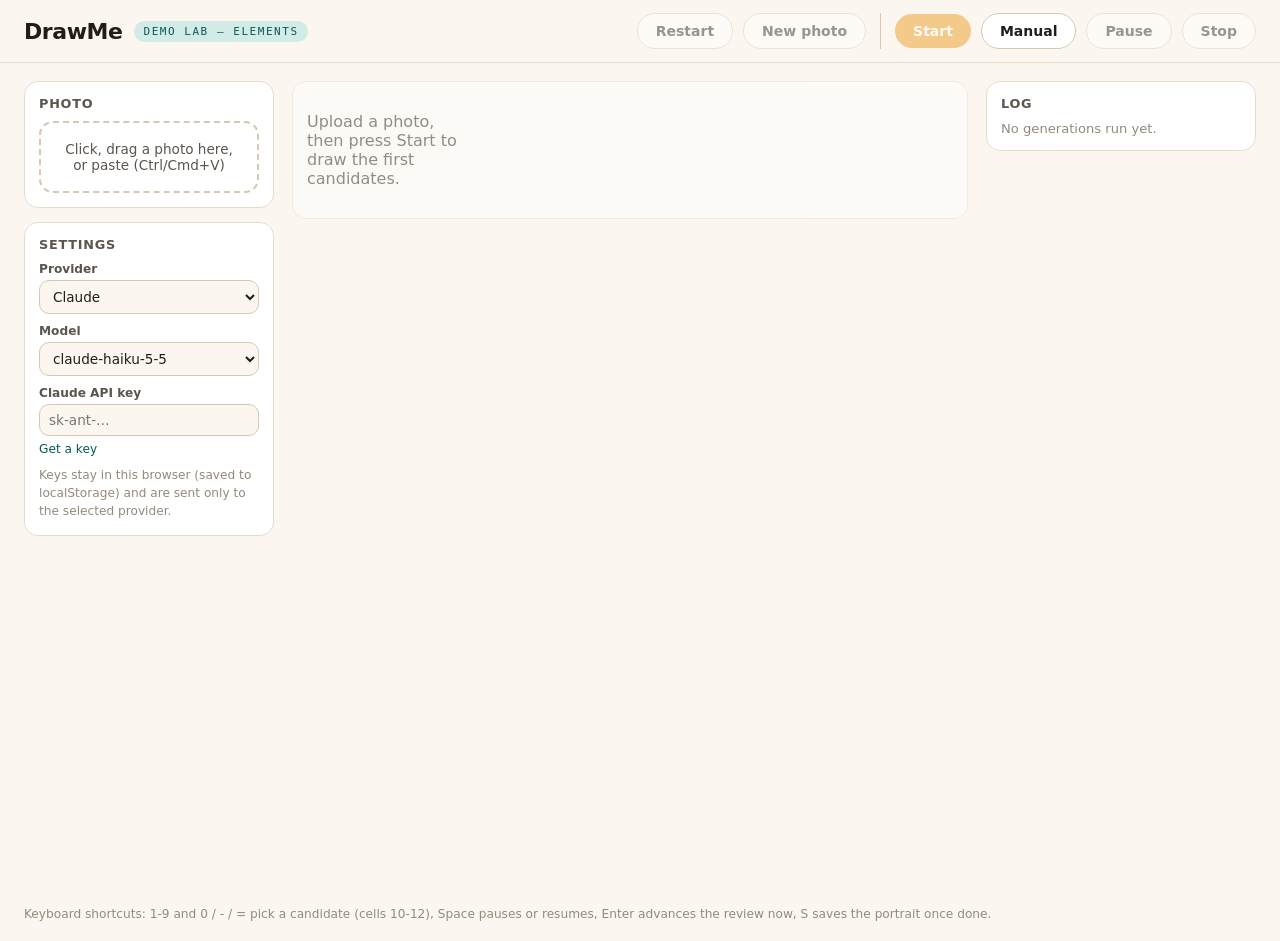
<file: index.html>
<!doctype html>
<html lang="en">
<head>
  <meta charset="utf-8">
  <meta http-equiv="refresh" content="0; url=draw.html">
  <title>DrawMe</title>
</head>
<body>
  <p><a href="draw.html">DrawMe</a></p>
</body>
</html>
</file>
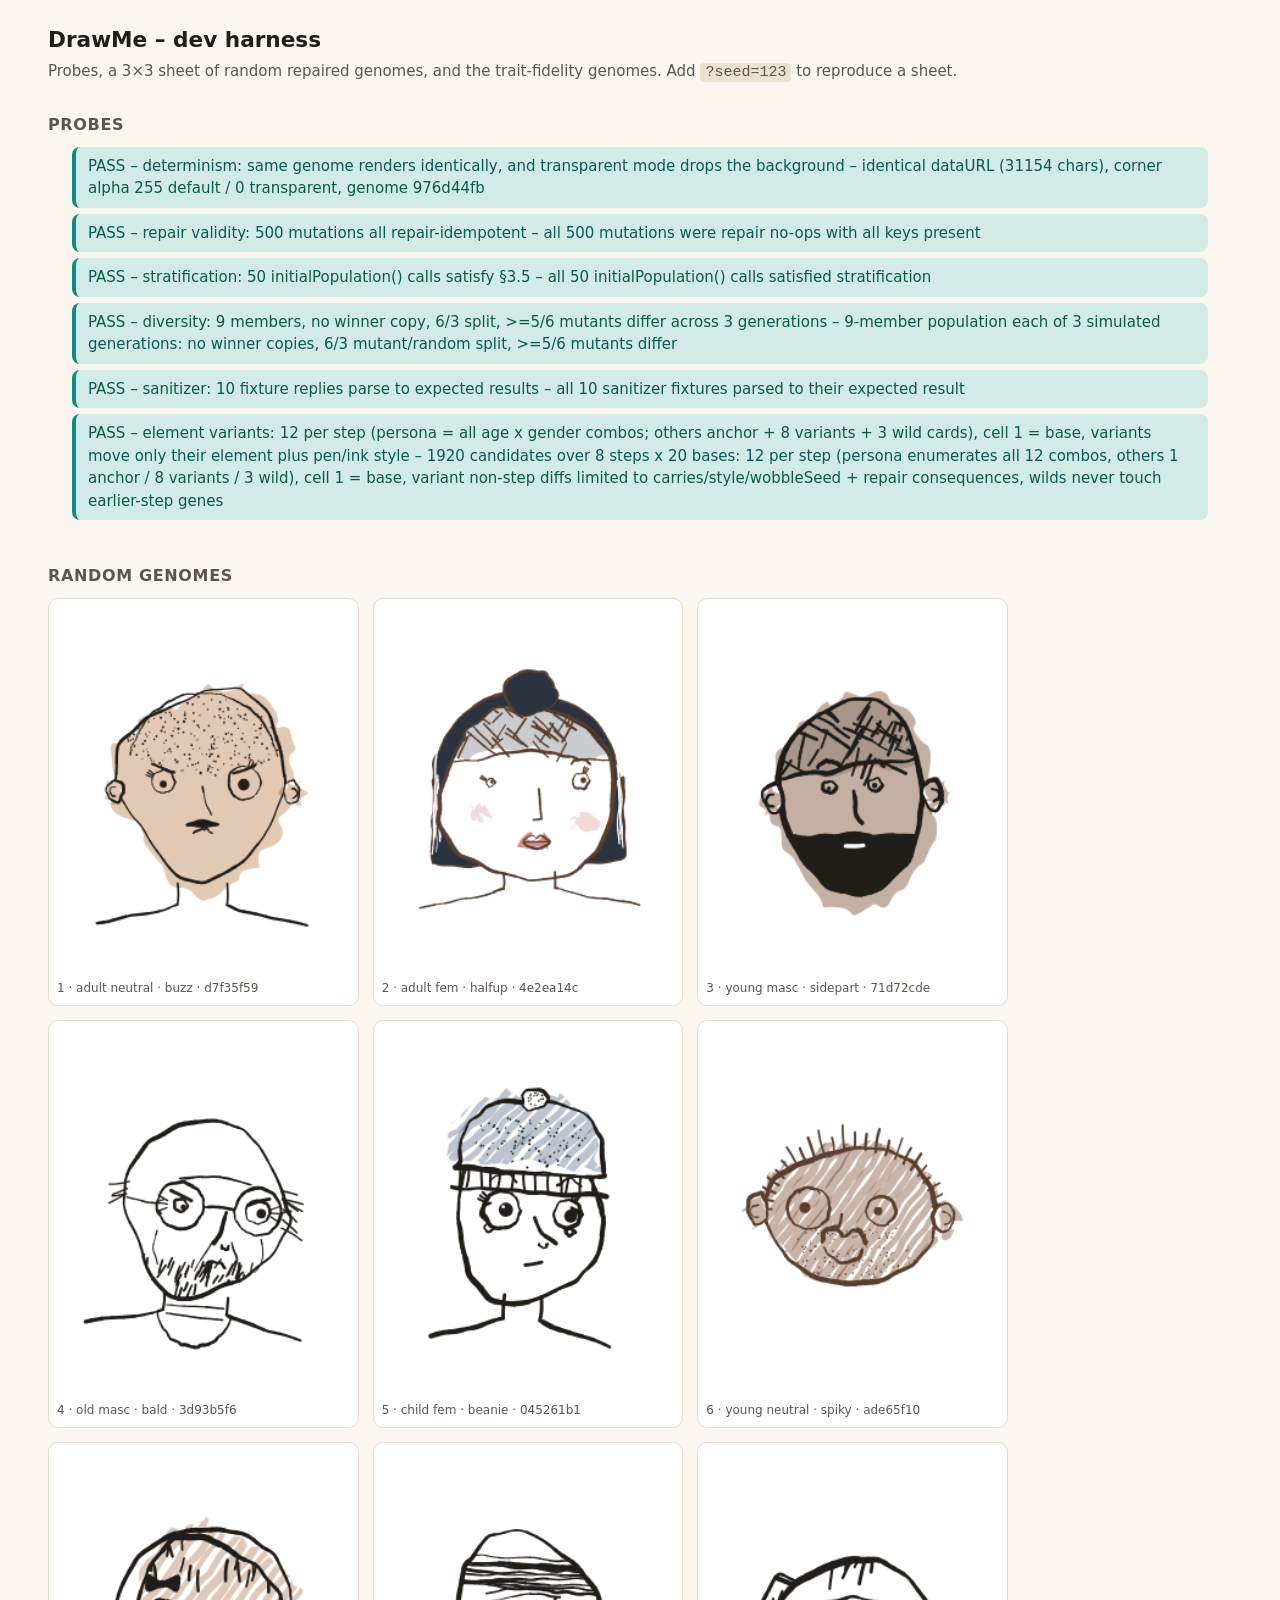
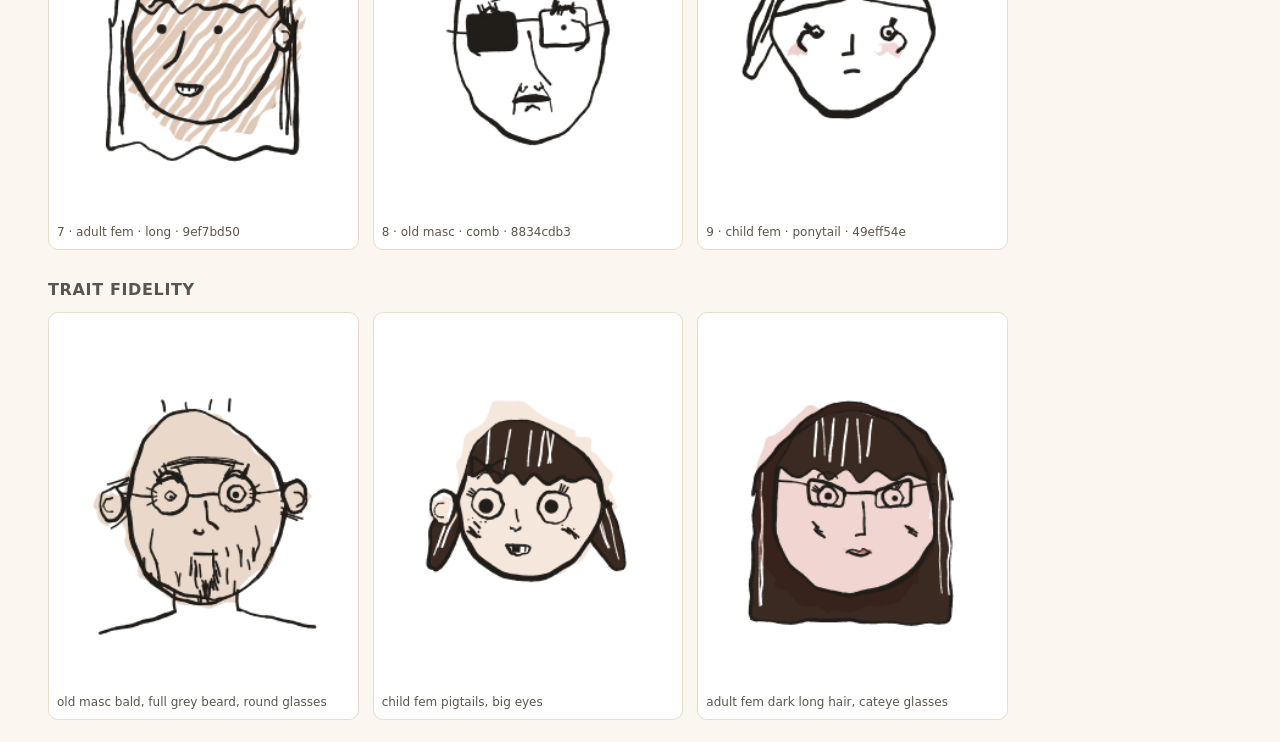
<file: dev.html>
<!doctype html>
<html lang="en">
<head>
  <meta charset="utf-8">
  <meta name="viewport" content="width=device-width, initial-scale=1">
  <title>DrawMe – Dev Harness</title>
  <link rel="stylesheet" href="style.css">
</head>
<body class="dev">
  <header class="dev-head">
    <h1>DrawMe – dev harness</h1>
    <p class="dev-note">Probes, a 3×3 sheet of random repaired genomes, and the trait-fidelity genomes.
      Add <code>?seed=123</code> to reproduce a sheet.</p>
  </header>

  <section>
    <h2>Probes</h2>
    <main id="probes" class="probe-list"></main>
  </section>

  <section>
    <h2>Random genomes</h2>
    <div id="sheet" class="face-grid"></div>
  </section>

  <section>
    <h2>Trait fidelity</h2>
    <div id="fidelity" class="face-grid face-grid-3"></div>
  </section>

  <script src="pen.js"></script>
  <script src="genome.js"></script>
  <script src="probes.js"></script>
  <script>
  (function () {
    'use strict';

    // ─── Constants ───
    var CELL_W = 240, CELL_H = 300;

    /* hand-built genomes for the trait-fidelity spot check (spec Phase 1) */
    var FIDELITY = [
      ['old masc bald, full grey beard, round glasses', {
        age: 'old', gender: 'masc', expr: 'neutral',
        hairStyle: 'bald', hairDark: false, hairFillIdx: 3, hairTintIdx: null,
        skinIdx: 2, washMode: 'flat', hatWashIdx: null, accentIdx: 1, inkIdx: 0,
        penW: 1.15, headW: 68, headRatio: 1.14, tilt: -0.03, look: 0,
        eyeKind: 'ring', browKind: 'thick', noseKind: 'big', mouthKind: 'flat',
        stache: 'none', beard: 'full', eyewear: 'round', bow: false, earrings: 'none',
        wobbleSeed: 101,
      }],
      ['child fem pigtails, big eyes', {
        age: 'child', gender: 'fem', expr: 'neutral',
        hairStyle: 'pigtails', hairDark: true, hairFillIdx: 0, hairTintIdx: null,
        skinIdx: 0, washMode: 'flat', hatWashIdx: null, accentIdx: 0, inkIdx: 0,
        penW: 1.0, headW: 54, headRatio: 1.02, tilt: 0.05, look: -0.5,
        eyeKind: 'big', browKind: 'arc', noseKind: 'button', mouthKind: 'grin',
        stache: 'none', beard: 'none', eyewear: 'none', bow: true, earrings: 'none',
        wobbleSeed: 202,
      }],
      ['adult fem dark long hair, cateye glasses', {
        age: 'adult', gender: 'fem', expr: 'neutral',
        hairStyle: 'long', hairDark: true, hairFillIdx: 0, hairTintIdx: null,
        skinIdx: 4, washMode: 'flat', hatWashIdx: null, accentIdx: 0, inkIdx: 0,
        penW: 1.05, headW: 64, headRatio: 1.2, tilt: 0.02, look: 0.5,
        eyeKind: 'ring', browKind: 'arc', noseKind: 'straight', mouthKind: 'lips',
        stache: 'none', beard: 'none', eyewear: 'cateye', bow: false, earrings: 'drop',
        wobbleSeed: 303,
      }],
    ];

    // ─── DOM refs ───
    var probesEl = document.getElementById('probes');
    var sheetEl = document.getElementById('sheet');
    var fidelityEl = document.getElementById('fidelity');

    // ─── Helpers ───
    function cell(parent, label) {
      var fig = document.createElement('figure');
      fig.className = 'face-cell';
      var canvas = document.createElement('canvas');
      canvas.width = CELL_W; canvas.height = CELL_H;
      var cap = document.createElement('figcaption');
      cap.textContent = label;
      fig.appendChild(canvas); fig.appendChild(cap);
      parent.appendChild(fig);
      return canvas;
    }

    function seedFromQuery() {
      var m = /[?&]seed=(-?\d+)/.exec(window.location.search);
      return m ? parseInt(m[1], 10) : (Date.now() | 0);
    }

    // ─── Render ───
    function renderProbes() {
      var results = window.Probes.run();
      probesEl.textContent = '';
      results.forEach(function (r) {
        var row = document.createElement('p');
        row.className = 'probe-row';
        row.setAttribute('data-pass', r.pass ? 'true' : 'false');
        row.textContent = (r.pass ? 'PASS' : 'FAIL') + ' – ' + r.name + ' – ' + r.detail;
        probesEl.appendChild(row);
      });
      probesEl.setAttribute('data-all-pass', results.every(function (r) { return r.pass; }) ? 'true' : 'false');
    }

    function renderSheet(seed) {
      var rand = window.Genome._internal.mulberry32(seed);
      sheetEl.textContent = '';
      for (var i = 0; i < 9; i++) {
        var g = window.Genome.randomGenome(rand);
        var label = (i + 1) + ' · ' + g.age + ' ' + g.gender + ' · ' + g.hairStyle + ' · ' + window.Genome.genomeHash(g);
        window.Genome.renderGenome(cell(sheetEl, label), g);
      }
      sheetEl.setAttribute('data-seed', String(seed));
    }

    function renderFidelity() {
      fidelityEl.textContent = '';
      FIDELITY.forEach(function (pair) {
        var g = window.Genome.repair(pair[1]);
        window.Genome.renderGenome(cell(fidelityEl, pair[0]), g);
      });
    }

    // ─── Init ───
    renderProbes();
    renderSheet(seedFromQuery());
    renderFidelity();
  })();
  </script>
</body>
</html>
</file>
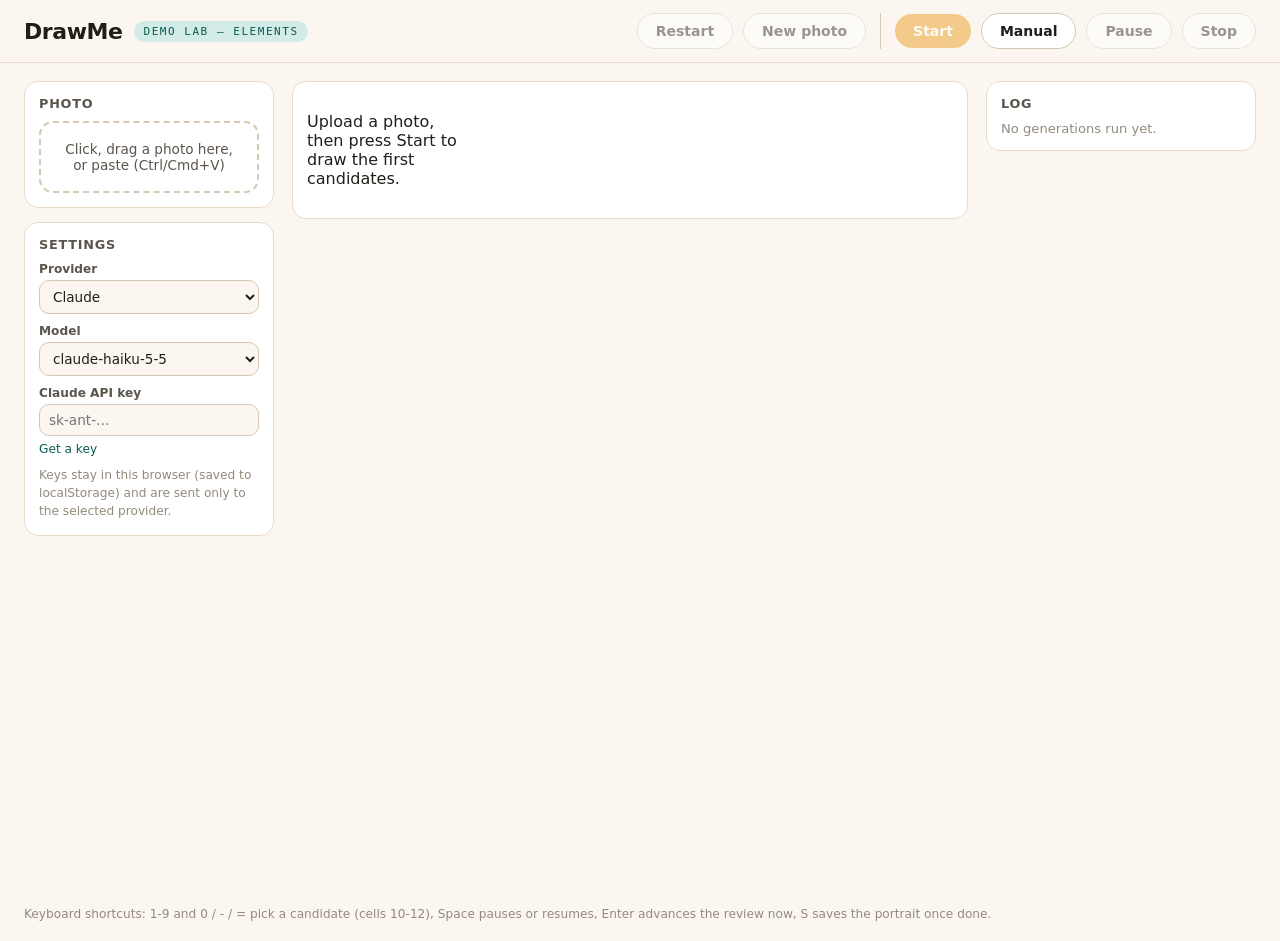
<file: draw.html>
<!doctype html>
<html lang="en">
<head>
  <meta charset="utf-8">
  <meta name="viewport" content="width=device-width, initial-scale=1">
  <title>DrawMe</title>
  <link rel="stylesheet" href="style.css">
</head>
<body class="edu">
  <header class="edu-header"><div class="edu-header-inner">
    <span class="edu-wordmark">DrawMe</span>
    <span class="edu-tag">demo lab – Elements</span>
    <div class="header-controls" id="header-controls"></div>
  </div></header>

  <main id="app" data-state="idle" data-phase="" data-provider=""></main>

  <div id="live-announcer" class="sr-only" aria-live="polite" aria-atomic="true"></div>

  <footer class="edu-footer" id="footer-hint">Keyboard shortcuts: 1-9 and 0 / - / = pick a candidate (cells 10-12), Space pauses or resumes, Enter advances the review now, S saves the portrait once done.</footer>

  <div id="probes" style="display:none"></div>

  <script src="pen.js"></script>
  <script src="genome.js"></script>
  <script src="ai-models.js"></script>
  <script src="app.js"></script>
</body>
</html>
</file>
<file: style.css>
/* ─── Tokens: the drawing palette (from faces/shared/palette.css) plus the
   edulab UI tokens the app chrome needs (from faces/shared/edulab.css).
   pen.js and genome.js read colours only from here via tok()/toks(). ─── */
:root {
  /* ── drawing paper & inks ── */
  --canvas: #FFFFFF;
  --ink: #211E1A;
  --ink-sepia: #5B3F2E;
  --ink-blue: #1B4E88;

  /* ── marker box: skins, hair, tints, hats, accents, blush ── */
  --skin-1: #e9c2a6; --skin-2: #dca884; --skin-3: #caa07a; --skin-4: #b9855e;
  --skin-5: #e6b9b0; --skin-6: #a36d4b; --skin-7: #7f5236;
  --hair-1: #3a2a22; --hair-2: #2c3340; --hair-3: #5a3b2b; --hair-4: #4a4642;
  --tint-1: #e6c352; --tint-2: #c9a46a; --tint-3: #a8765a; --tint-4: #b7b3aa; --tint-5: #8c6b7a;
  --hat-1: #6b7f98; --hat-2: #7d8a5e; --hat-3: #b68b4c; --hat-4: #a9504a; --hat-5: #8d8f91;
  --accent-1: #b8463e; --accent-2: #4f6f96; --accent-3: #c9962f;
  --blush: #d98a85;

  /* ── edulab UI chrome: background, text, accent teal/marigold ── */
  --paper: #FBF7F0;
  --paper-translucent: rgba(251, 247, 240, 0.85); /* --paper at 85% alpha, for the blurred header bar */
  --paper-2: #F4EDDF;
  --paper-3: #ECE1CF;
  --surface: #FFFFFF;
  --ink-2: #5B554D;
  --ink-3: #938A7C;
  --line: #E7DCCB;
  --line-2: #D6C8B2;

  --marigold: #E8920C;
  --marigold-600: #CE800A;
  --marigold-soft: #FBE7C2;
  --marigold-ink: #8A4F00;

  --teal: #0E8C7F;
  --teal-600: #0B7468;
  --teal-soft: #D2EBE6;
  --teal-ink: #0A5A52;

  /* ── type ── */
  --font-ui: ui-sans-serif, system-ui, -apple-system, "Segoe UI", sans-serif;
  --font-display: var(--font-ui);
  --font-mono: ui-monospace, "SF Mono", Menlo, "DejaVu Sans Mono", monospace;

  /* ── app chrome: radius, shadow, focus ── */
  --on-primary: #FFFFFF;
  --r-xs: 6px; --r-sm: 10px; --r-md: 14px; --r-lg: 20px; --r-pill: 999px;
  --shadow-sm: 0 1px 2px rgba(33, 30, 26, 0.06), 0 1px 1px rgba(33, 30, 26, 0.04);
  --shadow-md: 0 4px 16px rgba(33, 30, 26, 0.08), 0 1px 3px rgba(33, 30, 26, 0.05);
  --focus-ring: 0 0 0 3px rgba(232, 146, 12, 0.38);
}

/* ─── Dev harness (dev.html): plain layout, tokens only ─── */
body.dev {
  margin: 0;
  padding: 24px clamp(16px, 4vw, 48px);
  background: var(--paper);
  color: var(--ink);
  font: 15px/1.5 var(--font-ui);
}
body.dev h1 { font-size: 1.35rem; margin: 0 0 4px; }
body.dev h2 { font-size: 1rem; margin: 28px 0 10px; color: var(--ink-2); letter-spacing: 0.04em; text-transform: uppercase; }
.dev-note { margin: 0; color: var(--ink-2); }
.dev-note code { background: var(--paper-3); padding: 1px 5px; border-radius: 4px; }

.probe-list { display: flex; flex-direction: column; gap: 6px; }
.probe-row {
  margin: 0;
  padding: 8px 12px;
  border-radius: 8px;
  border-left: 4px solid var(--line-2);
  background: var(--surface);
}
.probe-row[data-pass="true"] { border-left-color: var(--teal); background: var(--teal-soft); color: var(--teal-ink); }
.probe-row[data-pass="false"] { border-left-color: var(--marigold-600); background: var(--marigold-soft); color: var(--marigold-ink); }

.face-grid {
  display: grid;
  grid-template-columns: repeat(3, minmax(0, 1fr));
  gap: 14px;
  max-width: 960px;
}
.face-cell {
  margin: 0;
  background: var(--surface);
  border: 1px solid var(--line);
  border-radius: 10px;
  padding: 8px;
  display: flex;
  flex-direction: column;
  gap: 6px;
}
.face-cell canvas { width: 100%; height: auto; display: block; background: var(--canvas); border-radius: 6px; }
.face-cell figcaption { font-size: 0.75rem; color: var(--ink-2); }

@media (max-width: 768px) {
  .face-grid { grid-template-columns: repeat(2, minmax(0, 1fr)); }
}

/* ============================================================
   APP CHROME – draw.html: header, layout regions, upload zone,
   grid, controls, log, probe panel. edulab look, tokens only.
   ============================================================ */

* { box-sizing: border-box; }
html, body { margin: 0; padding: 0; }
body.edu { background: var(--paper); color: var(--ink); font-family: var(--font-ui); min-height: 100vh; }

.edu-header {
  width: 100%;
  background: var(--paper-translucent);
  backdrop-filter: blur(12px); -webkit-backdrop-filter: blur(12px);
  border-bottom: 1px solid var(--line);
}
.edu-header-inner { max-width: 1400px; margin: 0 auto; padding: 0 24px; min-height: 62px; display: flex; align-items: center; gap: 12px; }
.edu-wordmark { font-family: var(--font-display); font-weight: 700; font-size: 22px; letter-spacing: -0.02em; color: var(--ink); }
.edu-tag {
  font-family: var(--font-mono); font-weight: 500; font-size: 11px; letter-spacing: 0.14em;
  text-transform: uppercase; white-space: nowrap; color: var(--teal-ink); background: var(--teal-soft);
  padding: 4px 9px; border-radius: var(--r-pill);
}
.edu-header .right { margin-left: auto; display: flex; align-items: center; gap: 10px; }

/* header-controls (Task 9): Start/Pause/Stop + the "Gen g/10" progress bar, moved
   from the old center-column controls-bar into the header's right side. */
.header-controls { margin-left: auto; }
.header-controls-inner { display: flex; align-items: center; gap: 10px; flex-wrap: wrap; }

/* header-photo-actions: Restart + New photo, grouped apart from Start/Pause/Stop
   with a thin separator when the run controls are also showing (hidden on the
   done screen, where this group renders alone - no orphan border then). */
.header-photo-actions { display: flex; align-items: center; gap: 10px; }
.header-controls-inner.has-run-controls .header-photo-actions {
  margin-right: 4px; padding-right: 14px; border-right: 1px solid var(--line-2);
}

.edu-btn {
  font-family: var(--font-display); font-weight: 600; font-size: 14px;
  background: var(--marigold); color: var(--on-primary); border: none;
  border-radius: var(--r-pill); padding: 9px 18px; cursor: pointer;
  transition: background-color 0.15s, transform 0.12s cubic-bezier(0.32, 0.72, 0.32, 1);
}
.edu-btn:hover:not(:disabled) { background: var(--marigold-600); }
.edu-btn:active:not(:disabled) { transform: scale(0.96); }
.edu-btn:focus-visible { outline: none; box-shadow: var(--focus-ring); }
.edu-btn:disabled { opacity: 0.45; cursor: not-allowed; }
.edu-btn.ghost { background: var(--surface); color: var(--ink); border: 1px solid var(--line-2); }
.edu-btn.ghost:hover:not(:disabled) { background: var(--paper-2); }
/* the Manual toggle, pressed = manual mode on (AI judge off) */
.edu-btn.manual-toggle.is-on { background: var(--teal-soft); color: var(--teal-ink); border-color: var(--teal); }
.edu-btn.manual-toggle.is-on:hover:not(:disabled) { background: var(--teal-soft); border-color: var(--teal-600); }

#app {
  display: grid;
  grid-template-columns: 250px minmax(0, 1fr) 270px;
  gap: 18px;
  align-items: start;
  max-width: 1420px; /* sized so the 4x3 grid's bottom lands level with the settings (AI) panel's bottom */
  margin: 0 auto;
  padding: 18px 24px 12px;
  min-height: calc(100vh - 62px);
}

.panel {
  background: var(--surface);
  border: 1px solid var(--line);
  border-radius: var(--r-md);
  padding: 14px;
}
/* phase transitions as short fades (Task 7): every App.set() rebuilds the center
   column from scratch, so a freshly-created .col-center fades in on every state/phase
   change – Start, judging -> reviewing, a generation advancing, reaching done, etc. */
.col-center { animation: panel-fade-in 0.2s ease-out; }
@keyframes panel-fade-in { from { opacity: 0; } to { opacity: 1; } }
.panel h2 {
  margin: 0 0 10px;
  font-family: var(--font-display);
  font-size: 0.8rem;
  letter-spacing: 0.06em;
  text-transform: uppercase;
  color: var(--ink-2);
}

.col-left { display: flex; flex-direction: column; gap: 14px; }

.dropzone {
  border: 2px dashed var(--line-2);
  border-radius: var(--r-md);
  padding: 18px;
  text-align: center;
  cursor: pointer;
  color: var(--ink-2);
  font-size: 0.85rem;
  transition: border-color 0.15s, background-color 0.15s;
}
.dropzone:hover, .dropzone.drag-over { border-color: var(--teal); background: var(--teal-soft); }
.dropzone:focus-visible { outline: none; box-shadow: var(--focus-ring); }
.dropzone input[type="file"] { display: none; }
.dropzone-error { color: var(--marigold-ink); font-size: 0.8rem; margin-top: 8px; }

.photo-preview { margin-top: 12px; }
.photo-preview img { display: block; width: 100%; height: auto; border-radius: var(--r-sm); border: 1px solid var(--line); background: var(--paper-2); }

.settings-panel { transition: border-color 0.2s, box-shadow 0.2s; }
.settings-panel.is-highlighted { border-color: var(--marigold); box-shadow: var(--focus-ring); }
.settings-row { display: flex; flex-direction: column; gap: 4px; margin-bottom: 10px; }
.settings-row label { font-size: 0.76rem; color: var(--ink-2); font-weight: 600; }
.settings-row select, .settings-row input {
  font-family: var(--font-ui); font-size: 0.85rem; color: var(--ink);
  background: var(--paper); border: 1px solid var(--line-2); border-radius: var(--r-sm);
  padding: 7px 9px;
}
.settings-row select:focus-visible, .settings-row input:focus-visible { outline: none; box-shadow: var(--focus-ring); }
.settings-note { color: var(--ink-3); font-size: 0.76rem; line-height: 1.5; margin: 8px 0 0; }
.settings-error { color: var(--marigold-ink); font-size: 0.8rem; margin: 8px 0 0; }
/* Task 13: key-shape guard warning (non-blocking, under the key field) and the
   paste-time auto-heal status note – distinct tone from settings-error since
   neither blocks Start on its own. */
.settings-key-warning { color: var(--marigold-ink); font-size: 0.76rem; margin: 6px 0 0; }
.settings-key-note { color: var(--teal-ink); font-size: 0.76rem; margin: 6px 0 0; }

/* model discovery + "Get a key" link (Task 9) */
.settings-key-link {
  align-self: flex-start; font-size: 0.76rem; color: var(--teal-ink);
  text-decoration: none; margin-top: 2px;
}
.settings-key-link:hover { text-decoration: underline; }
.settings-key-link:focus-visible { outline: none; box-shadow: var(--focus-ring); }

/* sr-only: visually hidden but still reachable by assistive tech (the standard
   clip-based technique) – used for the #live-announcer aria-live region so its text
   is announced without taking up any visible layout space. */
.sr-only {
  position: absolute; width: 1px; height: 1px; padding: 0; margin: -1px;
  overflow: hidden; clip: rect(0, 0, 0, 0); white-space: nowrap; border: 0;
}

.judging-indicator {
  display: inline-block; width: 8px; height: 8px; border-radius: 50%;
  background: var(--marigold); margin-right: 6px; vertical-align: middle;
  animation: judging-pulse 1s ease-in-out infinite;
}
@keyframes judging-pulse { 0%, 100% { opacity: 0.25; } 50% { opacity: 1; } }

.col-center { display: flex; flex-direction: column; gap: 14px; min-width: 0; }

/* run status (Task 9): moved out of the old .controls-bar into its own line above
   the review bar, in the center column, next to the grid it describes. */
.review-status { font-family: var(--font-mono); font-size: 0.78rem; color: var(--teal-ink); }

/* progress bar: "generation g / 10", visible only while a run is under way. The
   track (.progress-bar-track) is a fixed-width background bar; .progress-bar-fill
   is the inner element whose width is set inline from app.js as a percentage. */
.progress-bar {
  margin-left: auto; display: flex; align-items: center; gap: 8px;
  width: 150px; max-width: 40vw;
}
.progress-bar-fill {
  height: 6px; width: 0; border-radius: var(--r-pill);
  background: var(--marigold); transition: width 0.3s ease;
}
.progress-bar-fill-track {
  flex: 1 1 auto; height: 6px; border-radius: var(--r-pill);
  background: var(--paper-3); overflow: hidden;
}
.progress-bar-label { font-family: var(--font-mono); font-size: 0.72rem; color: var(--ink-2); white-space: nowrap; }

/* review countdown bar (Task 7): thin bar draining over REVIEW_MS; width transitions
   are driven from app.js (renderReviewBar), disabled globally under reduced motion. */
.review-bar {
  height: 3px; width: 100%; border-radius: var(--r-pill);
  background: var(--paper-3); overflow: hidden;
}
.review-bar-fill {
  height: 100%; width: 100%; background: var(--teal);
  transition-property: width; transition-timing-function: linear;
}

/* 4 across x 3 down = the 12-cell panel (1 keep-as-is anchor + 8 element variants +
   3 wild cards). Two columns on narrow screens, as before. */
#grid {
  display: grid;
  grid-template-columns: repeat(4, minmax(0, 1fr));
  gap: 12px;
}
.cell {
  position: relative;
  background: var(--surface);
  border: 2px solid var(--line);
  border-radius: var(--r-sm);
  padding: 6px;
  cursor: pointer;
  transition: border-color 0.15s;
  animation: cell-fade-in 0.25s ease-out;
}
.cell:hover { border-color: var(--teal); }
.cell:focus-visible { outline: none; box-shadow: var(--focus-ring); }
.cell canvas { display: block; width: 100%; height: auto; background: var(--canvas); border-radius: 4px; }
.cell .cell-badge {
  position: absolute; top: 10px; left: 10px;
  background: var(--surface); color: var(--ink-2);
  font-family: var(--font-mono); font-size: 0.72rem; font-weight: 600;
  border-radius: var(--r-pill); padding: 1px 7px; border: 1px solid var(--line-2);
}
/* wild-card marker: a small spark opposite the number badge. Shown in the DOM only –
   buildGridJpeg never draws it, so the judge cannot tell a wild card from a variant. */
.cell .cell-wild {
  position: absolute; top: 10px; right: 10px;
  background: var(--teal-soft); color: var(--teal-ink);
  font-size: 0.72rem; line-height: 1; font-weight: 700;
  border-radius: var(--r-pill); padding: 3px 6px; border: 1px solid var(--teal);
}
.cell.is-wild { border-style: dashed; }
.cell.is-wild:hover { border-color: var(--teal); }

/* locked panel: once a winner stands, the other cells stop looking clickable until
   the next step's panel appears (picking is ignored in onCellPick anyway) */
.cell.is-locked { cursor: default; opacity: 0.55; }
.cell.is-locked:hover { border-color: var(--line); }
.cell.is-wild.is-locked:hover { border-color: var(--line); }

/* winner highlight (Task 7): an opacity fade, not a shape/position change – a new
   .is-winner cell is a freshly-rendered DOM node each time (render() rebuilds the
   whole grid), so this animation naturally replays on every new pick or override. */
.cell.is-winner { border-color: var(--marigold); animation: cell-winner-fade 0.5s ease-out; }
.cell.is-winner .cell-badge { background: var(--marigold-soft); color: var(--marigold-ink); border-color: var(--marigold); }
@keyframes cell-fade-in { from { opacity: 0; } to { opacity: 1; } }
@keyframes cell-winner-fade { 0% { opacity: 0.35; } 100% { opacity: 1; } }

.col-right { display: flex; flex-direction: column; gap: 14px; }
#log { display: flex; flex-direction: column; gap: 6px; max-height: 70vh; overflow-y: auto; }
#log:empty::before { content: "No generations run yet."; color: var(--ink-3); font-size: 0.82rem; }
.log-entry {
  display: flex;
  align-items: flex-start;
  gap: 8px;
  font-size: 0.8rem;
  border-left: 3px solid var(--line-2);
  padding: 4px 8px;
  color: var(--ink-2);
}
.log-entry[data-source="manual"] { border-left-color: var(--teal); }
.log-entry[data-source="ai"] { border-left-color: var(--marigold); }

/* winner thumbnail (Task 9): sits left of the entry text, sized in css px – the
   backing canvas resolution is device-pixel-ratio scaled from app.js. */
.log-thumb {
  flex: 0 0 auto;
  width: 64px; height: 80px;
  display: block;
  background: var(--canvas);
  border: 1px solid var(--line);
  border-radius: var(--r-xs);
}
.log-entry-text { flex: 1 1 auto; min-width: 0; }

/* the done screen shows the finished drawing and nothing else; the side-by-side view
   is a download only, so .done-composite has no page styling left to carry. */
.done-panel { display: flex; flex-direction: column; gap: 16px; align-items: center; }
.done-panel h2 { align-self: flex-start; }
.done-portrait { margin: 0; }
.done-portrait img {
  display: block; max-width: 100%; width: min(100%, 460px); height: auto;
  border: 1px solid var(--line); border-radius: var(--r-sm); background: var(--paper-2);
}
.done-actions { display: flex; flex-wrap: wrap; gap: 10px; justify-content: center; }
.done-actions a.edu-btn { text-decoration: none; display: inline-flex; align-items: center; }
.done-actions .is-disabled { opacity: 0.45; pointer-events: none; }

.edu-footer {
  max-width: 1400px;
  margin: 0 auto;
  padding: 6px 24px 20px;
  color: var(--ink-3);
  font-size: 0.76rem;
}

#probes { max-width: 1400px; margin: 0 auto; padding: 0 24px 16px; }
#probes .probe-list { margin-top: 8px; }

@media (max-width: 768px) {
  .edu-header-inner { padding: 8px 12px; gap: 8px; flex-wrap: wrap; }
  .edu-wordmark { font-size: 18px; }
  .edu-tag { display: none; }
  .edu-btn { padding: 8px 14px; font-size: 13px; }
  /* header controls (Task 9): wrap onto their own full-width row instead of
     overflowing when Start/Pause/Stop + the progress bar no longer fit beside
     the wordmark. */
  .header-controls { margin-left: 0; width: 100%; }
  .header-controls-inner { width: 100%; }
  .progress-bar { max-width: none; }
  #app {
    grid-template-columns: 1fr;
    padding: 12px 14px 8px;
  }
  #grid { grid-template-columns: repeat(2, minmax(0, 1fr)); }
}

/* prefers-reduced-motion (Task 7): collapse every animation/transition in the app to
   effectively instant, everywhere, rather than special-casing each one (judging pulse,
   winner fade, phase fade, the review countdown bar's width transition, the button
   press scale). This is the standard universal override – it still lets the final
   state apply (fill widths, opacity, colors all still land), it just removes the
   motion getting there. */
@media (prefers-reduced-motion: reduce) {
  *, *::before, *::after {
    animation-duration: 0.001ms !important;
    animation-iteration-count: 1 !important;
    transition-duration: 0.001ms !important;
    scroll-behavior: auto !important;
  }
}
</file>
